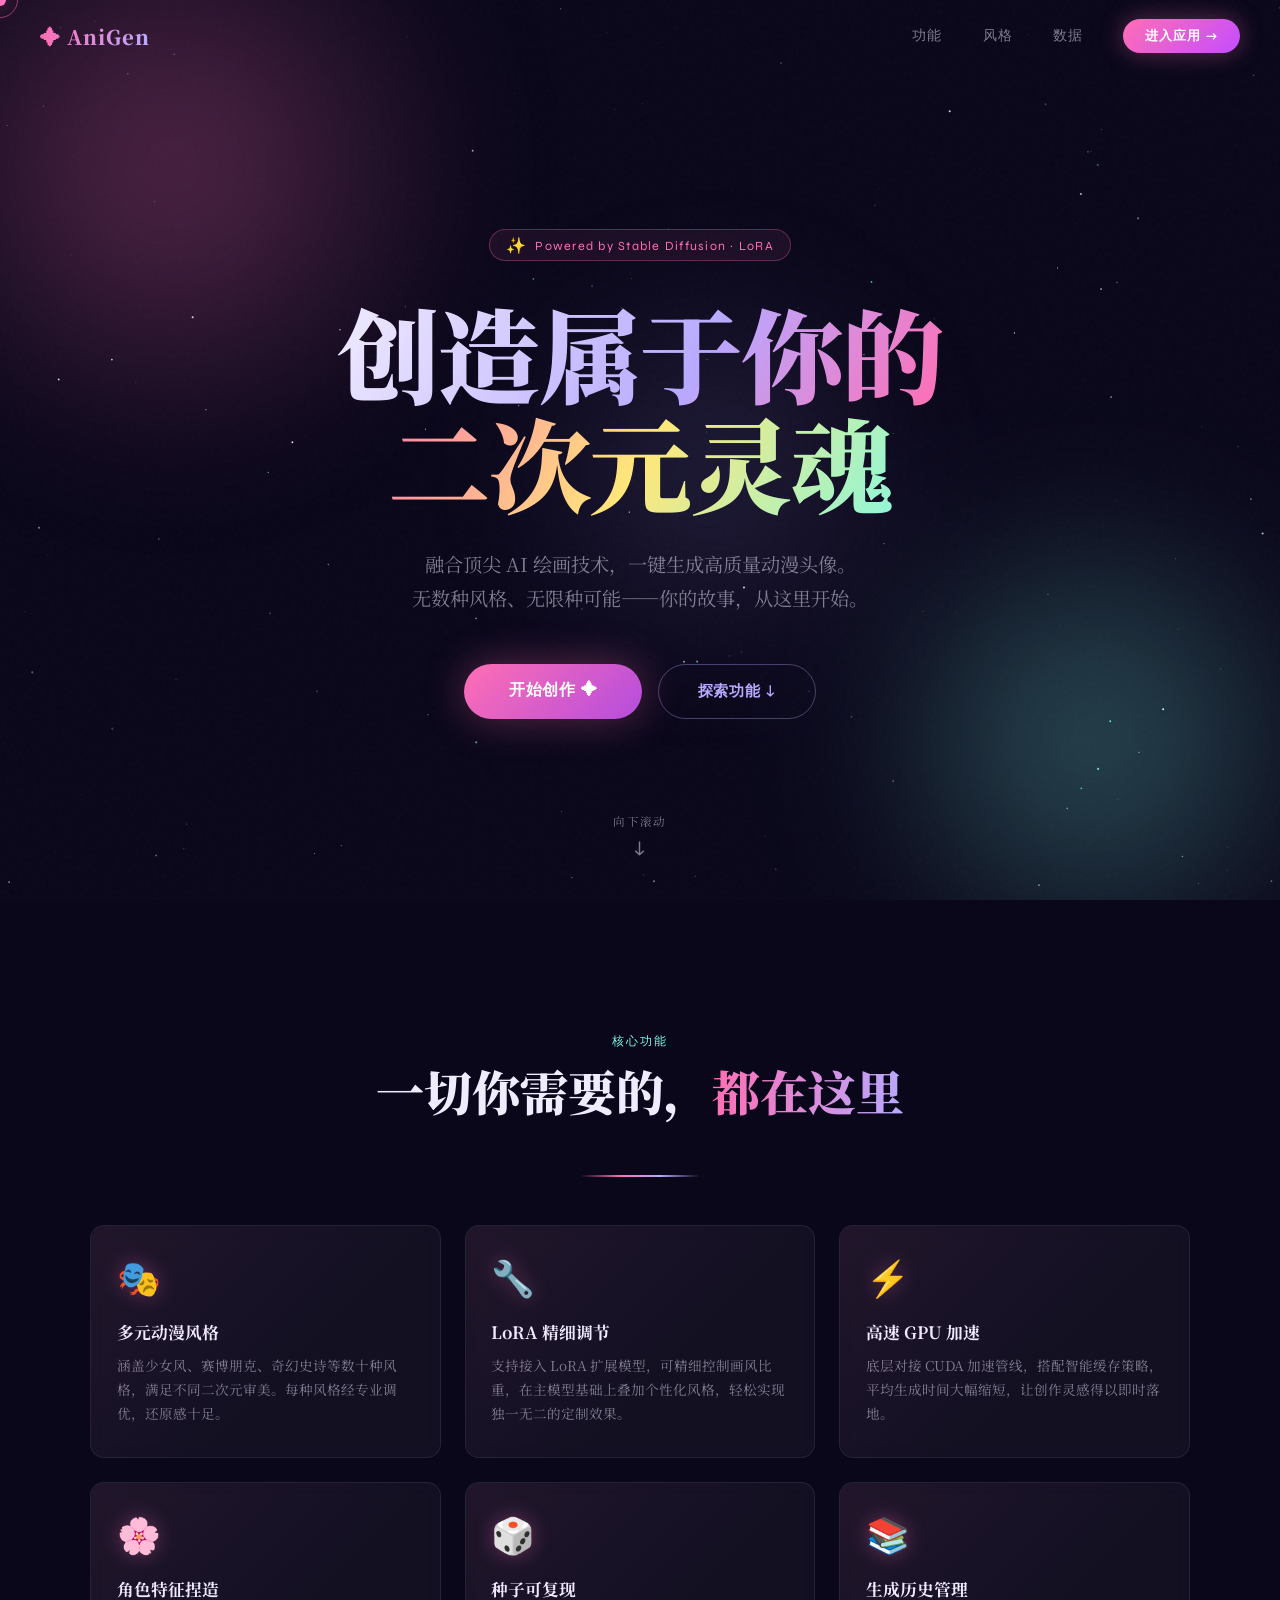
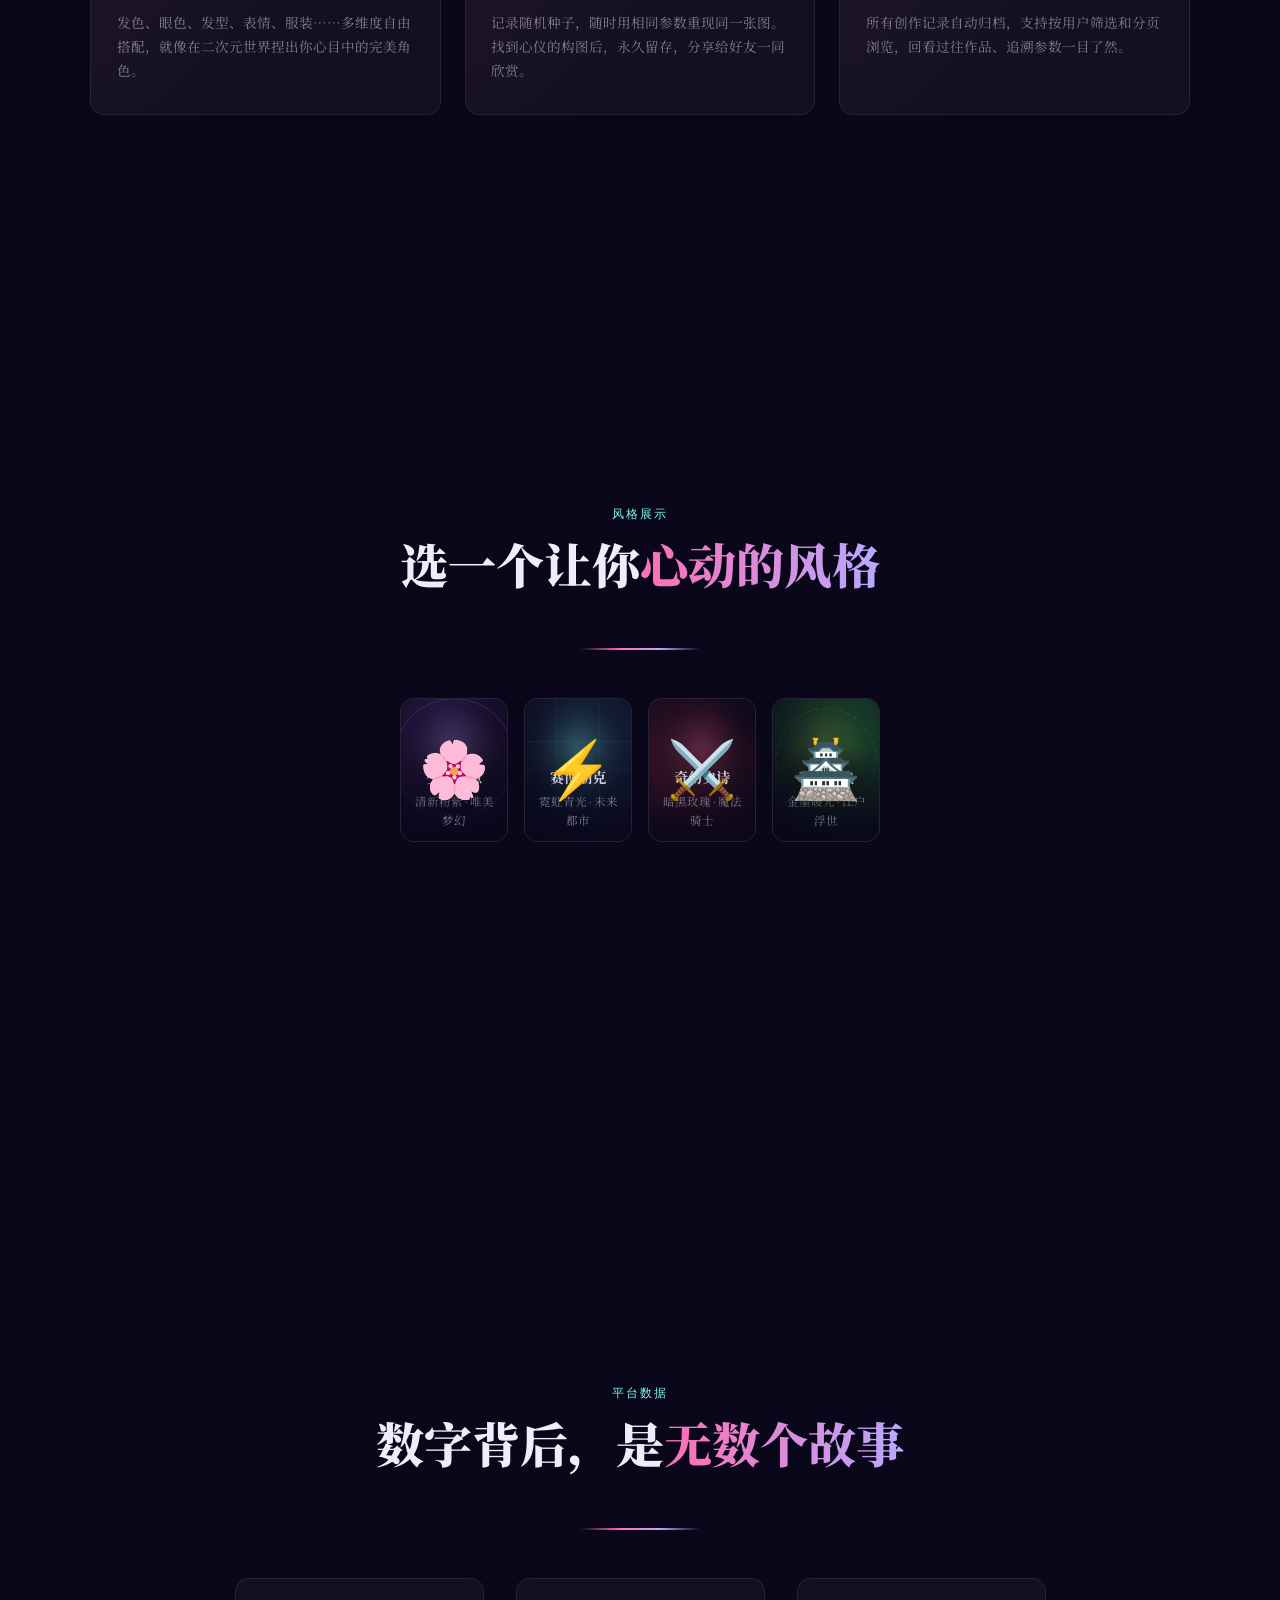
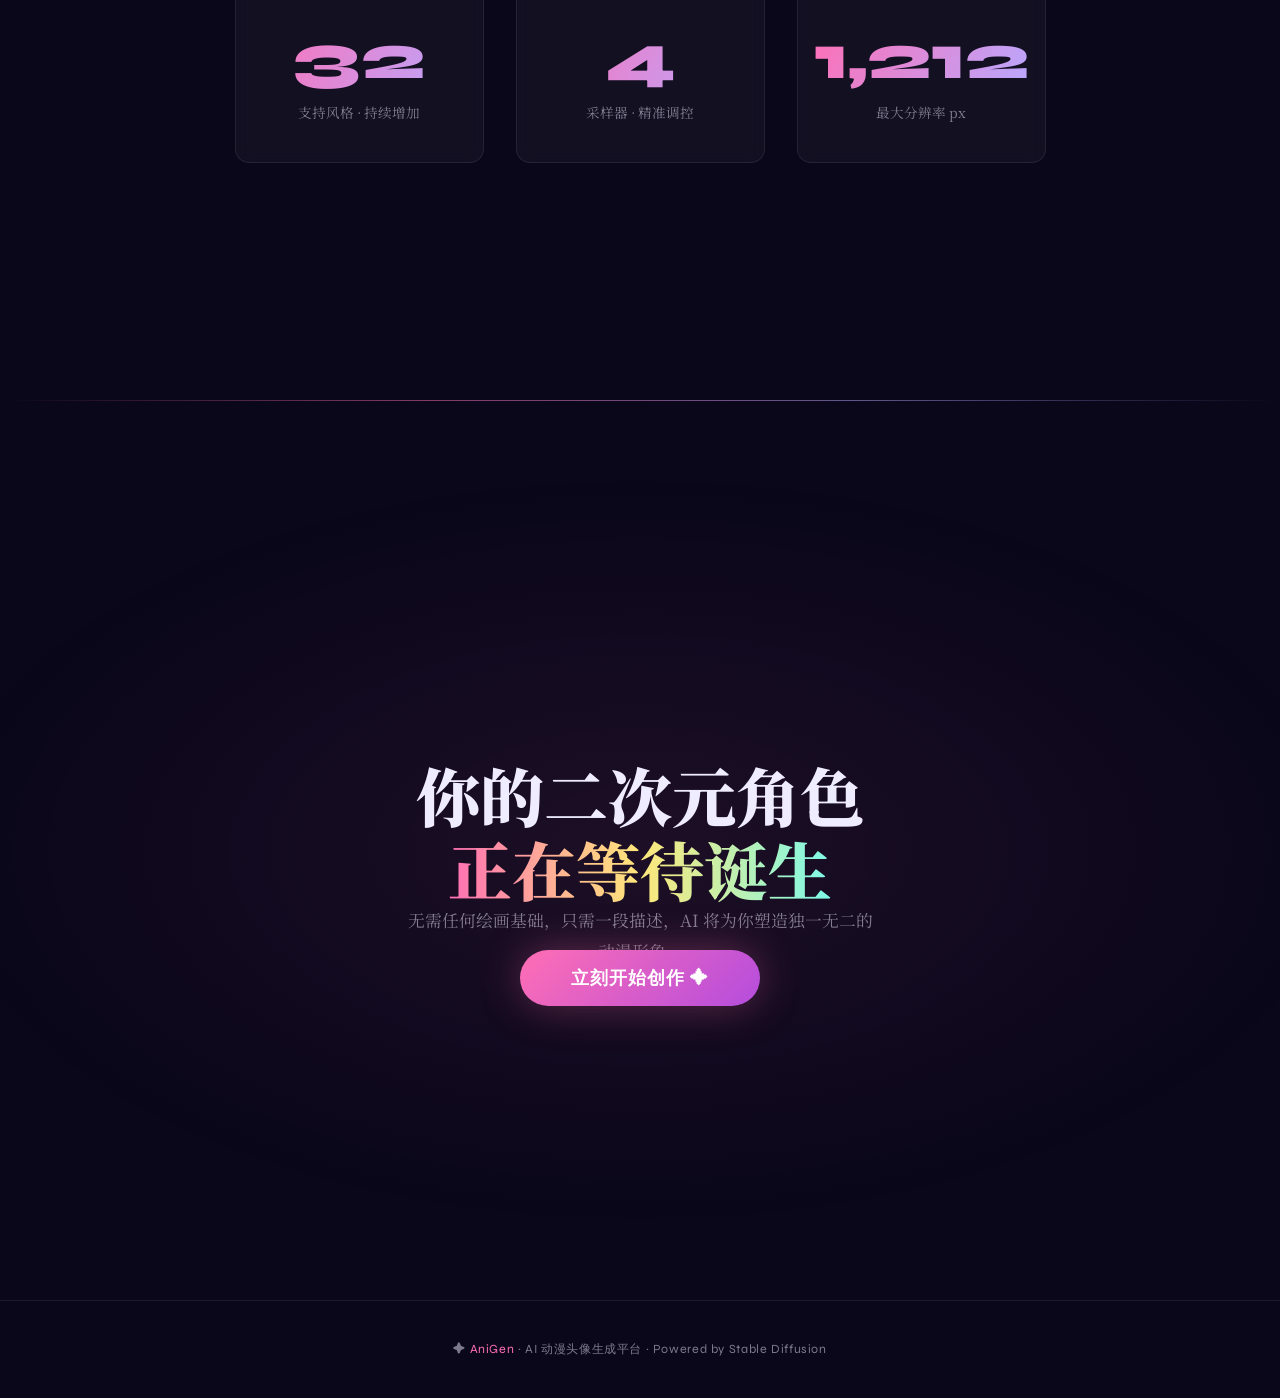
<file: frontend/landing.html>
<!DOCTYPE html>
<html lang="zh-CN">
<head>
    <meta charset="UTF-8">
    <meta name="viewport" content="width=device-width, initial-scale=1.0">
    <title>AniGen · AI动漫头像生成</title>
    <link rel="icon" href="data:image/svg+xml,<svg xmlns='http://www.w3.org/2000/svg' viewBox='0 0 100 100'><text y='.9em' font-size='90'>🌸</text></svg>">
    <link rel="preconnect" href="https://fonts.googleapis.com">
    <link href="https://fonts.googleapis.com/css2?family=Noto+Serif+SC:wght@400;600;900&family=Zen+Maru+Gothic:wght@400;700&family=Syne:wght@400;700;800&display=swap" rel="stylesheet">
    <style>
        :root {
            --ink: #0a071a;
            --deep: #0f0b2a;
            --card: rgba(255,255,255,0.04);
            --border: rgba(255,255,255,0.08);
            --pink: #ff6eb4;
            --pink-glow: rgba(255,110,180,0.35);
            --cyan: #7df9e8;
            --cyan-glow: rgba(125,249,232,0.3);
            --gold: #ffe77a;
            --lavender: #b8a9ff;
            --text: #f0ecff;
            --muted: rgba(240,236,255,0.5);
            --r: 14px;
        }

        *, *::before, *::after { margin:0; padding:0; box-sizing:border-box; }

        html { scroll-behavior: smooth; scroll-snap-type: y mandatory; }

        body {
            font-family: 'Syne', 'Noto Serif SC', sans-serif;
            background: var(--ink);
            color: var(--text);
            overflow-x: hidden;
            cursor: none;
        }

        /* ── Custom Cursor ── */
        .cursor {
            position: fixed; top:0; left:0; pointer-events:none; z-index:9999;
            width:12px; height:12px; border-radius:50%;
            background: var(--pink);
            box-shadow: 0 0 18px var(--pink-glow);
            transform: translate(-50%,-50%);
            transition: transform .08s, width .2s, height .2s, background .2s;
            mix-blend-mode: screen;
        }
        .cursor-ring {
            position: fixed; top:0; left:0; pointer-events:none; z-index:9998;
            width:36px; height:36px; border-radius:50%;
            border: 1px solid rgba(255,110,180,0.5);
            transform: translate(-50%,-50%);
            transition: transform .18s ease, width .25s, height .25s, border-color .2s;
        }
        body:hover .cursor { transform: translate(-50%,-50%) scale(1); }

        /* ── Canvas BG ── */
        #starfield {
            position: fixed; inset:0; z-index:0; pointer-events:none;
        }

        /* ── Noise overlay ── */
        body::before {
            content:''; position:fixed; inset:0; z-index:1; pointer-events:none;
            background-image: url("data:image/svg+xml,%3Csvg viewBox='0 0 256 256' xmlns='http://www.w3.org/2000/svg'%3E%3Cfilter id='n'%3E%3CfeTurbulence type='fractalNoise' baseFrequency='0.9' numOctaves='4' stitchTiles='stitch'/%3E%3C/filter%3E%3Crect width='100%25' height='100%25' filter='url(%23n)' opacity='0.035'/%3E%3C/svg%3E");
            opacity: .6;
        }

        /* ── Nav ── */
        nav {
            position: fixed; top:0; left:0; right:0; z-index:100;
            padding: 1.2rem 2.5rem;
            display: flex; align-items:center; justify-content:space-between;
            transition: background .4s, backdrop-filter .4s;
        }
        nav.scrolled {
            background: rgba(10,7,26,0.85);
            backdrop-filter: blur(20px);
            border-bottom: 1px solid var(--border);
        }
        .nav-logo {
            font-family: 'Noto Serif SC', serif;
            font-size: 1.25rem; font-weight: 900;
            background: linear-gradient(90deg, var(--pink), var(--lavender));
            -webkit-background-clip: text; -webkit-text-fill-color: transparent;
            letter-spacing: .05em;
        }
        .nav-links { display:flex; gap:2.5rem; align-items:center; }
        .nav-links a {
            color: var(--muted); text-decoration:none; font-size:.85rem;
            letter-spacing:.08em; font-family:'Syne',sans-serif; font-weight:400;
            transition: color .2s;
        }
        .nav-links a:hover { color: var(--text); }
        .nav-enter {
            padding: .5rem 1.4rem;
            background: linear-gradient(135deg, var(--pink), #c44dff);
            border-radius: 100px;
            color: #fff !important;
            font-weight: 700 !important;
            font-size: .82rem !important;
            box-shadow: 0 0 24px var(--pink-glow);
            transition: transform .2s, box-shadow .2s !important;
        }
        .nav-enter:hover {
            transform: translateY(-2px) !important;
            box-shadow: 0 0 36px var(--pink-glow) !important;
            color: #fff !important;
        }

        /* ── Sections ── */
        section {
            position: relative; z-index:2;
            min-height: 100vh;
            display: flex; align-items:center; justify-content:center;
            scroll-snap-align: start;
            padding: 7rem 2rem 4rem;
        }

        /* ── Hero ── */
        .hero {
            flex-direction: column;
            text-align: center;
            overflow: hidden;
        }
        .hero-badge {
            display:inline-flex; align-items:center; gap:.5rem;
            padding: .35rem 1rem; border-radius:100px;
            border: 1px solid rgba(255,110,180,.3);
            background: rgba(255,110,180,.07);
            font-size: .78rem; color: var(--pink);
            letter-spacing:.1em; font-family:'Syne',sans-serif;
            margin-bottom: 2.2rem;
            animation: fadeUp .8s .2s both;
        }
        .hero-badge span { font-size:1rem; }

        .hero h1 {
            font-family: 'Noto Serif SC', serif;
            font-size: clamp(2.8rem, 8vw, 7rem);
            font-weight: 900;
            line-height: 1.08;
            letter-spacing: -.01em;
            margin-bottom: 1.8rem;
            animation: fadeUp .8s .35s both;
        }
        .hero h1 .line1 {
            display: block;
            background: linear-gradient(120deg, var(--text) 0%, var(--lavender) 60%, var(--pink) 100%);
            -webkit-background-clip: text; -webkit-text-fill-color: transparent;
        }
        .hero h1 .line2 {
            display: block;
            background: linear-gradient(120deg, var(--pink) 0%, var(--gold) 50%, var(--cyan) 100%);
            -webkit-background-clip: text; -webkit-text-fill-color: transparent;
        }

        .hero-sub {
            font-size: clamp(.95rem, 2vw, 1.2rem);
            color: var(--muted); max-width: 560px; margin: 0 auto 3rem;
            line-height: 1.8; font-family: 'Noto Serif SC', serif; font-weight:400;
            animation: fadeUp .8s .5s both;
        }

        .hero-cta {
            display:flex; gap:1rem; justify-content:center; flex-wrap:wrap;
            animation: fadeUp .8s .65s both;
        }
        .btn-enter {
            padding: 1rem 2.8rem;
            background: linear-gradient(135deg, var(--pink) 0%, #b44ddd 100%);
            color: #fff; border:none; border-radius:100px;
            font-size: 1rem; font-weight:700; font-family:'Syne',sans-serif;
            cursor:pointer; text-decoration:none;
            box-shadow: 0 0 40px var(--pink-glow), 0 4px 24px rgba(0,0,0,.3);
            transition: transform .25s, box-shadow .25s;
            letter-spacing:.05em;
        }
        .btn-enter:hover {
            transform: translateY(-4px) scale(1.03);
            box-shadow: 0 0 60px var(--pink-glow), 0 8px 32px rgba(0,0,0,.4);
        }
        .btn-ghost {
            padding: 1rem 2.4rem;
            background: transparent;
            color: var(--lavender); border: 1px solid rgba(184,169,255,.35);
            border-radius:100px; font-size:.95rem; font-weight:600;
            font-family:'Syne',sans-serif; cursor:pointer; text-decoration:none;
            transition: border-color .25s, background .25s, transform .25s;
            letter-spacing:.04em;
        }
        .btn-ghost:hover {
            border-color: var(--lavender);
            background: rgba(184,169,255,.08);
            transform: translateY(-2px);
        }

        .hero-visual {
            position: absolute; inset:0; pointer-events:none; z-index:-1;
            overflow:hidden;
        }
        .orb {
            position:absolute; border-radius:50%;
            filter: blur(80px); opacity:.35;
        }
        .orb1 { width:600px; height:600px; background: radial-gradient(#ff6eb4,transparent 70%); top:-15%; left:-10%; animation: drift1 12s ease-in-out infinite alternate; }
        .orb2 { width:500px; height:500px; background: radial-gradient(#7df9e8,transparent 70%); bottom:-10%; right:-5%; animation: drift2 10s ease-in-out infinite alternate; }
        .orb3 { width:400px; height:400px; background: radial-gradient(#b8a9ff,transparent 70%); top:30%; left:40%; animation: drift1 14s 2s ease-in-out infinite alternate; opacity:.2; }

        @keyframes drift1 { to { transform: translate(40px, 30px); } }
        @keyframes drift2 { to { transform: translate(-30px, -40px); } }

        /* ── Scroll indicator ── */
        .scroll-hint {
            position:absolute; bottom:2.5rem; left:50%; transform:translateX(-50%);
            display:flex; flex-direction:column; align-items:center; gap:.5rem;
            color: var(--muted); font-size:.72rem; letter-spacing:.12em;
            animation: bounce 2s ease-in-out infinite;
        }
        .scroll-hint .arrow { font-size:1.2rem; }
        @keyframes bounce { 0%,100%{transform:translateX(-50%) translateY(0)} 50%{transform:translateX(-50%) translateY(8px)} }

        /* ── Floating particles ── */
        .sakura-wrap { position:fixed; inset:0; pointer-events:none; z-index:1; overflow:hidden; }
        .petal {
            position:absolute; top:-30px;
            font-size: clamp(.8rem,1.5vw,1.4rem);
            opacity:.7; animation: fall linear infinite;
            filter: drop-shadow(0 0 6px var(--pink-glow));
        }
        @keyframes fall {
            0%  { transform: translateY(-40px) rotate(0deg) translateX(0); opacity:.8; }
            50% { transform: translateY(50vh) rotate(180deg) translateX(40px); opacity:.6; }
            100%{ transform: translateY(110vh) rotate(360deg) translateX(-20px); opacity:0; }
        }

        /* ── Features Section ── */
        .features { flex-direction:column; gap:4rem; max-width:1100px; margin:0 auto; }
        .section-eyebrow {
            text-align:center;
            font-size:.78rem; letter-spacing:.18em; font-family:'Syne',sans-serif;
            color: var(--cyan); text-transform:uppercase;
            margin-bottom:.75rem;
        }
        .section-title {
            text-align:center;
            font-family:'Noto Serif SC',serif; font-weight:900;
            font-size: clamp(1.8rem, 4vw, 3rem); line-height:1.2;
            margin-bottom: 3.5rem;
        }
        .section-title em {
            font-style:normal;
            background: linear-gradient(90deg, var(--pink), var(--lavender));
            -webkit-background-clip:text; -webkit-text-fill-color:transparent;
        }

        .feat-grid {
            display:grid;
            grid-template-columns: repeat(3,1fr);
            gap:1.5rem;
        }
        .feat-card {
            background: var(--card);
            border: 1px solid var(--border);
            border-radius: var(--r);
            padding: 2rem 1.6rem;
            position:relative; overflow:hidden;
            transition: transform .3s, border-color .3s;
            backdrop-filter: blur(8px);
            opacity:0; transform:translateY(40px);
            transition: opacity .6s, transform .6s, border-color .3s;
        }
        .feat-card.visible { opacity:1; transform:translateY(0); }
        .feat-card:hover { border-color: rgba(255,110,180,.3); transform:translateY(-6px) !important; }
        .feat-card::before {
            content:''; position:absolute; inset:0; border-radius:inherit;
            background: linear-gradient(135deg, rgba(255,110,180,.06) 0%, transparent 60%);
            pointer-events:none;
        }
        .feat-icon {
            font-size:2.2rem; margin-bottom:1.2rem;
            filter: drop-shadow(0 0 10px var(--pink-glow));
        }
        .feat-title {
            font-family:'Noto Serif SC',serif; font-weight:700;
            font-size:1.05rem; margin-bottom:.6rem; color:var(--text);
        }
        .feat-desc {
            font-size:.85rem; color:var(--muted); line-height:1.75;
            font-family:'Noto Serif SC',serif; font-weight:400;
        }
        .feat-card:nth-child(2) { transition-delay:.1s; }
        .feat-card:nth-child(3) { transition-delay:.2s; }

        /* ── Style Showcase ── */
        .showcase { flex-direction:column; max-width:1100px; margin:0 auto; gap:3rem; }
        .showcase-grid {
            display:grid;
            grid-template-columns: repeat(4,1fr);
            gap:1rem;
        }
        .style-tile {
            border-radius: var(--r); overflow:hidden;
            aspect-ratio:3/4; position:relative; cursor:pointer;
            border: 1px solid var(--border);
            background: var(--card);
            transition: transform .35s, box-shadow .35s;
            opacity:0; transform:scale(.95);
        }
        .style-tile.visible { opacity:1; transform:scale(1); }
        .style-tile:nth-child(2) { transition-delay:.08s; }
        .style-tile:nth-child(3) { transition-delay:.16s; }
        .style-tile:nth-child(4) { transition-delay:.24s; }
        .style-tile:hover {
            transform:scale(1.04) translateY(-6px);
            box-shadow: 0 20px 50px rgba(0,0,0,.5), 0 0 30px var(--pink-glow);
            z-index:5;
        }
        .style-bg {
            position:absolute; inset:0;
            display:flex; align-items:center; justify-content:center;
            font-size:4rem; flex-direction:column; gap:1rem;
        }
        .style-bg svg { position:absolute; inset:0; width:100%; height:100%; }
        .style-emoji { position:relative; z-index:1; filter:drop-shadow(0 0 16px rgba(0,0,0,.6)); }
        .style-label {
            position:absolute; bottom:0; left:0; right:0;
            padding:1.2rem .8rem .8rem;
            background: linear-gradient(to top, rgba(10,7,26,.95) 0%, transparent 100%);
            text-align:center;
        }
        .style-label strong {
            font-family:'Noto Serif SC',serif; font-weight:700;
            font-size:.9rem; display:block; margin-bottom:.2rem;
        }
        .style-label span { font-size:.72rem; color:var(--muted); }

        /* Tile color themes */
        .tile-a .style-bg { background: radial-gradient(ellipse at 40% 30%, #2d1a4a, #0a071a); }
        .tile-b .style-bg { background: radial-gradient(ellipse at 60% 40%, #1a2d4a, #0a071a); }
        .tile-c .style-bg { background: radial-gradient(ellipse at 30% 60%, #4a1a2d, #0a071a); }
        .tile-d .style-bg { background: radial-gradient(ellipse at 70% 30%, #1a4a2d, #0a071a); }

        /* ── Stats ── */
        .stats-section { flex-direction:column; gap:3rem; max-width:900px; margin:0 auto; }
        .stats-grid {
            display:grid; grid-template-columns:repeat(3,1fr);
            gap:2rem; width:100%;
        }
        .stat-card {
            text-align:center; padding:2.5rem 1rem;
            border: 1px solid var(--border); border-radius:var(--r);
            background:var(--card); backdrop-filter:blur(8px);
            opacity:0; transform:translateY(30px);
            transition: opacity .6s, transform .6s;
        }
        .stat-card.visible { opacity:1; transform:translateY(0); }
        .stat-card:nth-child(2) { transition-delay:.12s; }
        .stat-card:nth-child(3) { transition-delay:.24s; }
        .stat-num {
            font-family:'Syne',sans-serif; font-weight:800;
            font-size:clamp(2.5rem,5vw,4rem);
            background: linear-gradient(120deg, var(--pink), var(--lavender));
            -webkit-background-clip:text; -webkit-text-fill-color:transparent;
            display:block; margin-bottom:.4rem;
        }
        .stat-label { font-size:.85rem; color:var(--muted); font-family:'Noto Serif SC',serif; }

        /* ── CTA ── */
        .cta-section { flex-direction:column; text-align:center; gap:2.5rem; }
        .cta-section h2 {
            font-family:'Noto Serif SC',serif; font-weight:900;
            font-size: clamp(2rem, 5vw, 4rem); line-height:1.15;
        }
        .cta-section h2 .highlight {
            background: linear-gradient(90deg, var(--pink), var(--gold), var(--cyan));
            -webkit-background-clip:text; -webkit-text-fill-color:transparent;
        }
        .cta-section p { font-size:1.05rem; color:var(--muted); max-width:480px; font-family:'Noto Serif SC',serif; font-weight:400; line-height:1.8; }
        .cta-visual {
            position:absolute; inset:0; pointer-events:none; z-index:-1;
            background: radial-gradient(ellipse 80% 60% at 50% 50%, rgba(255,110,180,.08) 0%, transparent 70%);
        }

        /* ── Footer ── */
        footer {
            position:relative; z-index:2;
            padding: 2.5rem; text-align:center;
            border-top: 1px solid var(--border);
            color:var(--muted); font-size:.78rem; font-family:'Syne',sans-serif;
            letter-spacing:.05em;
        }
        footer span { color:var(--pink); }

        /* ── Animations ── */
        @keyframes fadeUp {
            from { opacity:0; transform:translateY(30px); }
            to   { opacity:1; transform:translateY(0); }
        }

        /* ── Divider ── */
        .glow-divider {
            width:120px; height:2px; margin:0 auto 3rem;
            background: linear-gradient(90deg, transparent, var(--pink), var(--lavender), transparent);
            border-radius:2px;
        }

        /* ── Responsive ── */
        @media (max-width:900px) {
            .feat-grid { grid-template-columns:1fr 1fr; }
            .showcase-grid { grid-template-columns:1fr 1fr; }
            .stats-grid { grid-template-columns:1fr 1fr; }
        }
        @media (max-width:600px) {
            nav { padding:1rem 1.2rem; }
            .nav-links { gap:1rem; }
            .nav-links a:not(.nav-enter) { display:none; }
            .feat-grid { grid-template-columns:1fr; }
            .showcase-grid { grid-template-columns:1fr 1fr; }
            .stats-grid { grid-template-columns:1fr; }
            section { scroll-snap-align:none; }
        }

        /* ── Scanline accent ── */
        .scanline {
            position:absolute; top:0; left:0; right:0; height:1px;
            background: linear-gradient(90deg, transparent, var(--pink), var(--lavender), transparent);
            opacity:.5;
        }
    </style>
</head>
<body>

<!-- Custom Cursor -->
<div class="cursor" id="cursor"></div>
<div class="cursor-ring" id="cursor-ring"></div>

<!-- Sakura petals -->
<div class="sakura-wrap" id="sakura"></div>

<!-- Starfield canvas -->
<canvas id="starfield"></canvas>

<!-- Nav -->
<nav id="navbar">
    <div class="nav-logo">✦ AniGen</div>
    <div class="nav-links">
        <a href="#features">功能</a>
        <a href="#styles">风格</a>
        <a href="#stats">数据</a>
        <a href="index.html" class="nav-enter">进入应用 →</a>
    </div>
</nav>

<!-- ══ HERO ══ -->
<section class="hero" id="home">
    <div class="hero-visual">
        <div class="orb orb1"></div>
        <div class="orb orb2"></div>
        <div class="orb orb3"></div>
    </div>

    <div class="hero-badge">
        <span>✨</span> Powered by Stable Diffusion · LoRA
    </div>

    <h1>
        <span class="line1">创造属于你的</span>
        <span class="line2">二次元灵魂</span>
    </h1>

    <p class="hero-sub">
        融合顶尖 AI 绘画技术，一键生成高质量动漫头像。<br>
        无数种风格、无限种可能——你的故事，从这里开始。
    </p>

    <div class="hero-cta">
        <a href="index.html" class="btn-enter">开始创作 ✦</a>
        <a href="#features" class="btn-ghost">探索功能 ↓</a>
    </div>

    <div class="scroll-hint">
        <span>向下滚动</span>
        <span class="arrow">↓</span>
    </div>
</section>

<!-- ══ FEATURES ══ -->
<section id="features">
    <div class="features">
        <div>
            <p class="section-eyebrow">核心功能</p>
            <h2 class="section-title">一切你需要的，<em>都在这里</em></h2>
            <div class="glow-divider"></div>
        </div>

        <div class="feat-grid">
            <div class="feat-card reveal">
                <div class="feat-icon">🎭</div>
                <div class="feat-title">多元动漫风格</div>
                <div class="feat-desc">涵盖少女风、赛博朋克、奇幻史诗等数十种风格，满足不同二次元审美。每种风格经专业调优，还原感十足。</div>
            </div>
            <div class="feat-card reveal">
                <div class="feat-icon">🔧</div>
                <div class="feat-title">LoRA 精细调节</div>
                <div class="feat-desc">支持接入 LoRA 扩展模型，可精细控制画风比重，在主模型基础上叠加个性化风格，轻松实现独一无二的定制效果。</div>
            </div>
            <div class="feat-card reveal">
                <div class="feat-icon">⚡</div>
                <div class="feat-title">高速 GPU 加速</div>
                <div class="feat-desc">底层对接 CUDA 加速管线，搭配智能缓存策略，平均生成时间大幅缩短，让创作灵感得以即时落地。</div>
            </div>
            <div class="feat-card reveal">
                <div class="feat-icon">🌸</div>
                <div class="feat-title">角色特征捏造</div>
                <div class="feat-desc">发色、眼色、发型、表情、服装……多维度自由搭配，就像在二次元世界捏出你心目中的完美角色。</div>
            </div>
            <div class="feat-card reveal">
                <div class="feat-icon">🎲</div>
                <div class="feat-title">种子可复现</div>
                <div class="feat-desc">记录随机种子，随时用相同参数重现同一张图。找到心仪的构图后，永久留存，分享给好友一同欣赏。</div>
            </div>
            <div class="feat-card reveal">
                <div class="feat-icon">📚</div>
                <div class="feat-title">生成历史管理</div>
                <div class="feat-desc">所有创作记录自动归档，支持按用户筛选和分页浏览，回看过往作品、追溯参数一目了然。</div>
            </div>
        </div>
    </div>
</section>

<!-- ══ STYLES ══ -->
<section id="styles">
    <div class="showcase">
        <div>
            <p class="section-eyebrow">风格展示</p>
            <h2 class="section-title">选一个让你<em>心动的风格</em></h2>
            <div class="glow-divider"></div>
        </div>

        <div class="showcase-grid">
            <div class="style-tile tile-a reveal">
                <div class="style-bg">
                    <svg><defs><radialGradient id="ga" cx="50%" cy="40%"><stop offset="0%" stop-color="#b8a9ff" stop-opacity=".4"/><stop offset="100%" stop-color="transparent"/></radialGradient></defs><rect fill="url(#ga)" width="100%" height="100%"/></svg>
                    <!-- Decorative rings -->
                    <svg style="position:absolute;inset:0;width:100%;height:100%"><circle cx="50%" cy="42%" r="60" fill="none" stroke="rgba(184,169,255,.15)" stroke-width="1"/><circle cx="50%" cy="42%" r="90" fill="none" stroke="rgba(184,169,255,.08)" stroke-width="1"/></svg>
                    <span class="style-emoji" style="font-size:3.5rem">🌸</span>
                </div>
                <div class="style-label">
                    <strong>少女治愈</strong>
                    <span>清新粉紫 · 唯美梦幻</span>
                </div>
            </div>

            <div class="style-tile tile-b reveal">
                <div class="style-bg">
                    <svg><defs><radialGradient id="gb" cx="50%" cy="40%"><stop offset="0%" stop-color="#7df9e8" stop-opacity=".35"/><stop offset="100%" stop-color="transparent"/></radialGradient></defs><rect fill="url(#gb)" width="100%" height="100%"/></svg>
                    <svg style="position:absolute;inset:0;width:100%;height:100%"><line x1="0" y1="30%" x2="100%" y2="30%" stroke="rgba(125,249,232,.06)" stroke-width="1"/><line x1="0" y1="50%" x2="100%" y2="50%" stroke="rgba(125,249,232,.06)" stroke-width="1"/><line x1="0" y1="70%" x2="100%" y2="70%" stroke="rgba(125,249,232,.06)" stroke-width="1"/><line x1="30%" y1="0" x2="30%" y2="100%" stroke="rgba(125,249,232,.06)" stroke-width="1"/><line x1="70%" y1="0" x2="70%" y2="100%" stroke="rgba(125,249,232,.06)" stroke-width="1"/></svg>
                    <span class="style-emoji" style="font-size:3.5rem">⚡</span>
                </div>
                <div class="style-label">
                    <strong>赛博朋克</strong>
                    <span>霓虹青光 · 未来都市</span>
                </div>
            </div>

            <div class="style-tile tile-c reveal">
                <div class="style-bg">
                    <svg><defs><radialGradient id="gc" cx="50%" cy="40%"><stop offset="0%" stop-color="#ff6eb4" stop-opacity=".35"/><stop offset="100%" stop-color="transparent"/></radialGradient></defs><rect fill="url(#gc)" width="100%" height="100%"/></svg>
                    <svg style="position:absolute;inset:0;width:100%;height:100%"><polygon points="50%,15% 85%,80% 15%,80%" fill="none" stroke="rgba(255,110,180,.12)" stroke-width="1"/></svg>
                    <span class="style-emoji" style="font-size:3.5rem">⚔️</span>
                </div>
                <div class="style-label">
                    <strong>奇幻史诗</strong>
                    <span>暗黑玫瑰 · 魔法骑士</span>
                </div>
            </div>

            <div class="style-tile tile-d reveal">
                <div class="style-bg">
                    <svg><defs><radialGradient id="gd" cx="50%" cy="40%"><stop offset="0%" stop-color="#ffe77a" stop-opacity=".3"/><stop offset="100%" stop-color="transparent"/></radialGradient></defs><rect fill="url(#gd)" width="100%" height="100%"/></svg>
                    <svg style="position:absolute;inset:0;width:100%;height:100%"><circle cx="50%" cy="42%" r="50" fill="none" stroke="rgba(255,231,122,.1)" stroke-width="1" stroke-dasharray="4 4"/></svg>
                    <span class="style-emoji" style="font-size:3.5rem">🏯</span>
                </div>
                <div class="style-label">
                    <strong>和风古典</strong>
                    <span>金墨暖光 · 江户浮世</span>
                </div>
            </div>
        </div>
    </div>
</section>

<!-- ══ STATS ══ -->
<section id="stats">
    <div class="stats-section">
        <div>
            <p class="section-eyebrow">平台数据</p>
            <h2 class="section-title">数字背后，是<em>无数个故事</em></h2>
            <div class="glow-divider"></div>
        </div>
        <div class="stats-grid">
            <div class="stat-card reveal">
                <span class="stat-num" data-target="50">0</span>
                <span class="stat-label">支持风格 · 持续增加</span>
            </div>
            <div class="stat-card reveal">
                <span class="stat-num" data-target="7">0</span>
                <span class="stat-label">采样器 · 精准调控</span>
            </div>
            <div class="stat-card reveal">
                <span class="stat-num" data-target="2048">0</span>
                <span class="stat-label">最大分辨率 px</span>
            </div>
        </div>
    </div>
</section>

<!-- ══ CTA ══ -->
<section id="cta">
    <div class="cta-visual"></div>
    <div class="cta-section">
        <div class="scanline"></div>
        <h2>
            你的二次元角色<br>
            <span class="highlight">正在等待诞生</span>
        </h2>
        <p>无需任何绘画基础，只需一段描述，AI 将为你塑造独一无二的动漫形象。</p>
        <a href="index.html" class="btn-enter" style="font-size:1.1rem;padding:1.1rem 3.2rem;">
            立刻开始创作 ✦
        </a>
    </div>
</section>

<footer>
    <p>✦ <span>AniGen</span> · AI 动漫头像生成平台 · Powered by Stable Diffusion</p>
</footer>

<script>
// ── Custom cursor ──
const cur = document.getElementById('cursor');
const ring = document.getElementById('cursor-ring');
let mx=0, my=0, rx=0, ry=0;
document.addEventListener('mousemove', e => { mx=e.clientX; my=e.clientY; cur.style.left=mx+'px'; cur.style.top=my+'px'; });
(function animRing(){
    rx += (mx-rx)*.12; ry += (my-ry)*.12;
    ring.style.left=rx+'px'; ring.style.top=ry+'px';
    requestAnimationFrame(animRing);
})();
document.querySelectorAll('a,button').forEach(el=>{
    el.addEventListener('mouseenter',()=>{ cur.style.width='6px'; cur.style.height='6px'; ring.style.width='52px'; ring.style.height='52px'; ring.style.borderColor='rgba(125,249,232,.6)'; });
    el.addEventListener('mouseleave',()=>{ cur.style.width='12px'; cur.style.height='12px'; ring.style.width='36px'; ring.style.height='36px'; ring.style.borderColor='rgba(255,110,180,.5)'; });
});

// ── Starfield ──
(function(){
    const c = document.getElementById('starfield');
    const ctx = c.getContext('2d');
    let W,H,stars=[];
    function resize(){ W=c.width=innerWidth; H=c.height=innerHeight; }
    function mkStar(){ return { x:Math.random()*W, y:Math.random()*H, r:Math.random()*.9+.2, s:Math.random()*.3+.05, o:Math.random(), do:Math.random()>.5?.005:-.005 }; }
    function init(){ resize(); stars=[]; for(let i=0;i<160;i++) stars.push(mkStar()); }
    function draw(){
        ctx.clearRect(0,0,W,H);
        stars.forEach(s=>{
            s.o+=s.do; if(s.o>1||s.o<0) s.do*=-1;
            ctx.beginPath(); ctx.arc(s.x,s.y,s.r,0,Math.PI*2);
            const col = Math.random()>.7 ? `rgba(125,249,232,${s.o})` : `rgba(240,236,255,${s.o})`;
            ctx.fillStyle=col; ctx.fill();
            s.y+=s.s; if(s.y>H) { s.y=-4; s.x=Math.random()*W; }
        });
        requestAnimationFrame(draw);
    }
    window.addEventListener('resize',init);
    init(); draw();
})();

// ── Sakura petals ──
(function(){
    const wrap = document.getElementById('sakura');
    const petals = ['🌸','✿','❀','✦','⋆','·','°'];
    for(let i=0;i<18;i++){
        const p = document.createElement('div');
        p.className='petal';
        p.textContent = petals[Math.floor(Math.random()*petals.length)];
        p.style.left = Math.random()*100+'vw';
        p.style.fontSize = (.7+Math.random()*.8)+'rem';
        p.style.animationDuration = (8+Math.random()*14)+'s';
        p.style.animationDelay = (-Math.random()*18)+'s';
        p.style.opacity = .3+Math.random()*.5;
        wrap.appendChild(p);
    }
})();

// ── Navbar scroll ──
const navbar = document.getElementById('navbar');
window.addEventListener('scroll',()=>{ navbar.classList.toggle('scrolled', scrollY>60); });

// ── Intersection Observer ──
const io = new IntersectionObserver((entries)=>{
    entries.forEach(e=>{ if(e.isIntersecting) e.target.classList.add('visible'); });
},{threshold:.15});
document.querySelectorAll('.feat-card,.style-tile,.stat-card').forEach(el=>io.observe(el));

// ── Counter animation ──
const statNums = document.querySelectorAll('.stat-num[data-target]');
const cio = new IntersectionObserver((entries)=>{
    entries.forEach(e=>{
        if(e.isIntersecting){
            const el = e.target, target=+el.dataset.target, dur=1800;
            const start=Date.now();
            (function tick(){
                const t=Math.min((Date.now()-start)/dur,1);
                const v = Math.round(t*t*(3-2*t)*target);
                el.textContent = v.toLocaleString();
                if(t<1) requestAnimationFrame(tick);
            })();
            cio.unobserve(el);
        }
    });
},{threshold:.5});
statNums.forEach(el=>cio.observe(el));
</script>
</body>
</html>
</file>
